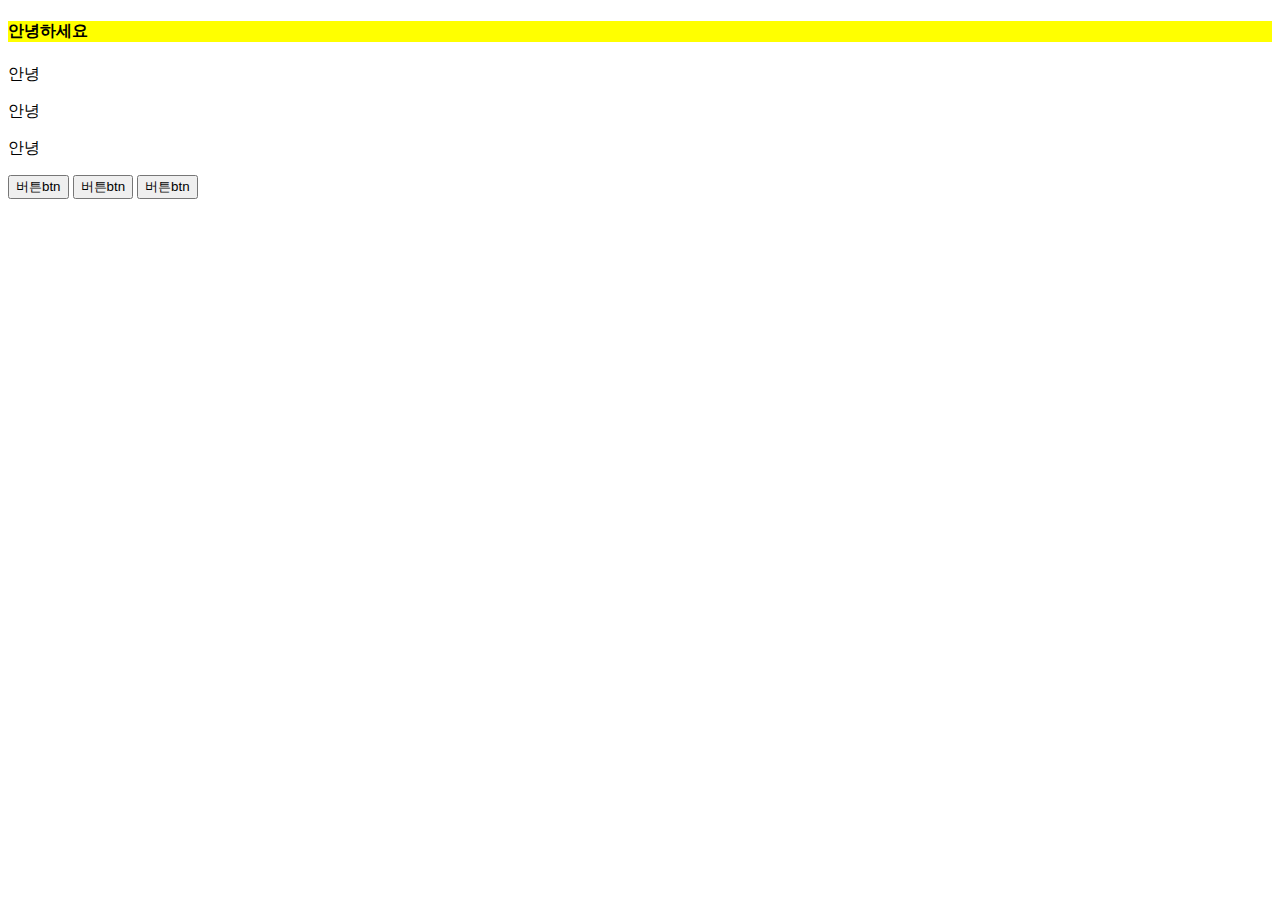
<file: index.html>
<!DOCTYPE html>
<html>
    <head>
        <meta charset="UTF-8">
        <title>Document</title>
        <link rel="stylesheet" href="main.css">
    </head>
    <body>
        <h4 id='test'>안녕하세요</h4>
        <p class='greeting'>안녕하세요</p>
        <p class='greeting'>안녕하세요</p>
        <p class='greeting'>안녕하세요</p>

        <button class='btn'>버튼btn</button>
        <button class='btn'>버튼btn</button>
        <button class='btn'>버튼btn</button>

        <script src="https://code.jquery.com/jquery-3.6.0.min.js" 
        integrity="sha256-/xUj+3OJU5yExlq6GSYGSHk7tPXikynS7ogEvDej/m4=" 
        crossorigin="anonymous"></script>
        <script>
            $('#test').attr('class', 'yellow-bg');
            //$('#test').addClass('yellow-bg');
            $('.greeting').text('안녕');
            $('.btn').on('click', function(){});
        </script>
    </body>
</html>
</file>
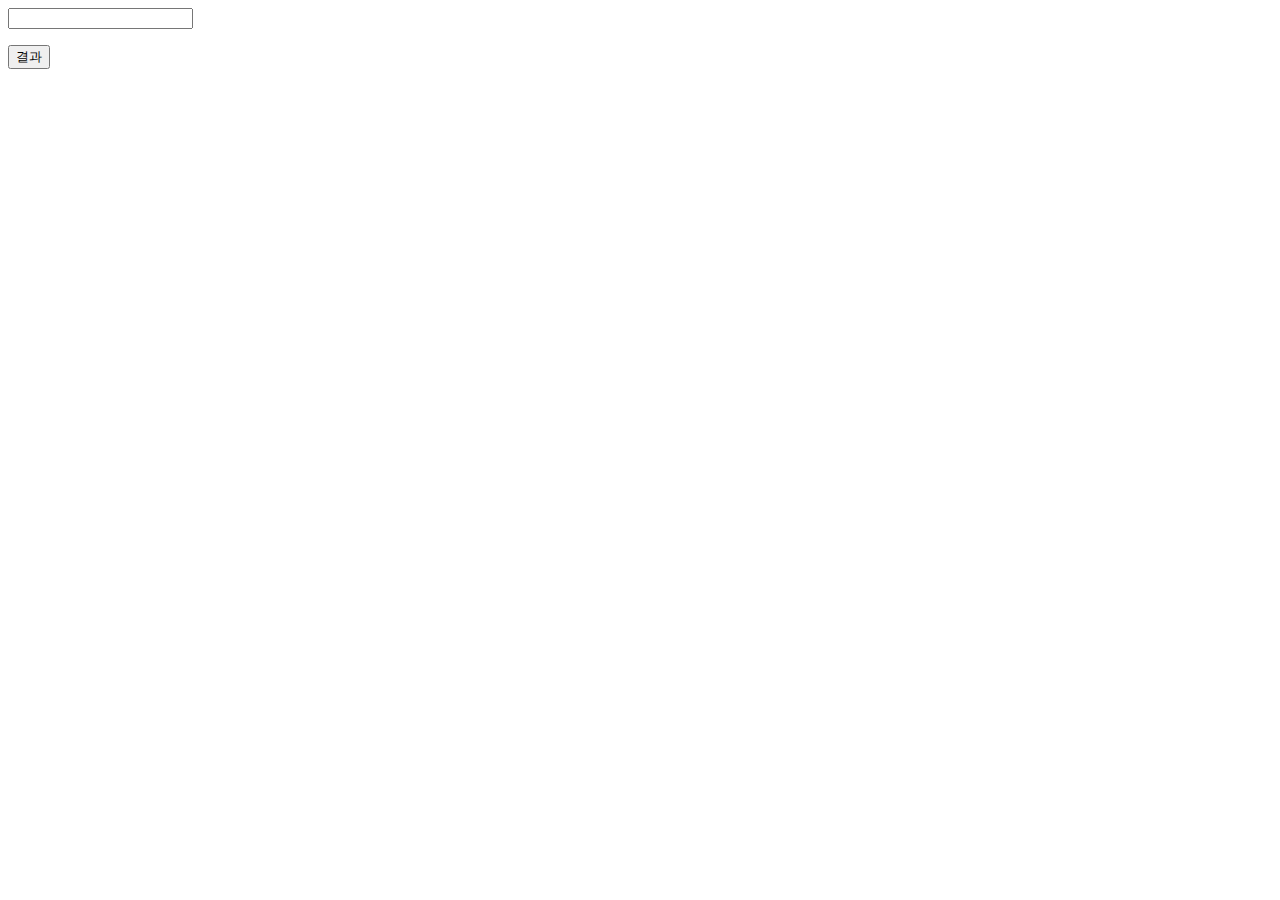
<file: 369.html>
<!DOCTYPE html>
<html lang="ko">
<head>
    <meta charset="UTF-8">
    <meta http-equiv="X-UA-Compatible" content="IE=edge">
    <meta name="viewport" content="width=device-width, initial-scale=1.0">
    <title>Document</title>
</head>
<body>
    <input type="text" id="number">
    <p id='result'></p>
    <button id='btn'>결과</button>
    <script src="https://code.jquery.com/jquery-3.6.0.min.js" 
    integrity="sha256-/xUj+3OJU5yExlq6GSYGSHk7tPXikynS7ogEvDej/m4=" 
    crossorigin="anonymous"></script>
    <script>
        function 삼육구(number) {
            if (number % 9 == 0) {
                console.log('박수X2');
            } else if (number % 3 == 0){
                console.log('박수');
            } else {
                console.log('통과');
            }
        }
    </script>
</body>
</html>
</file>
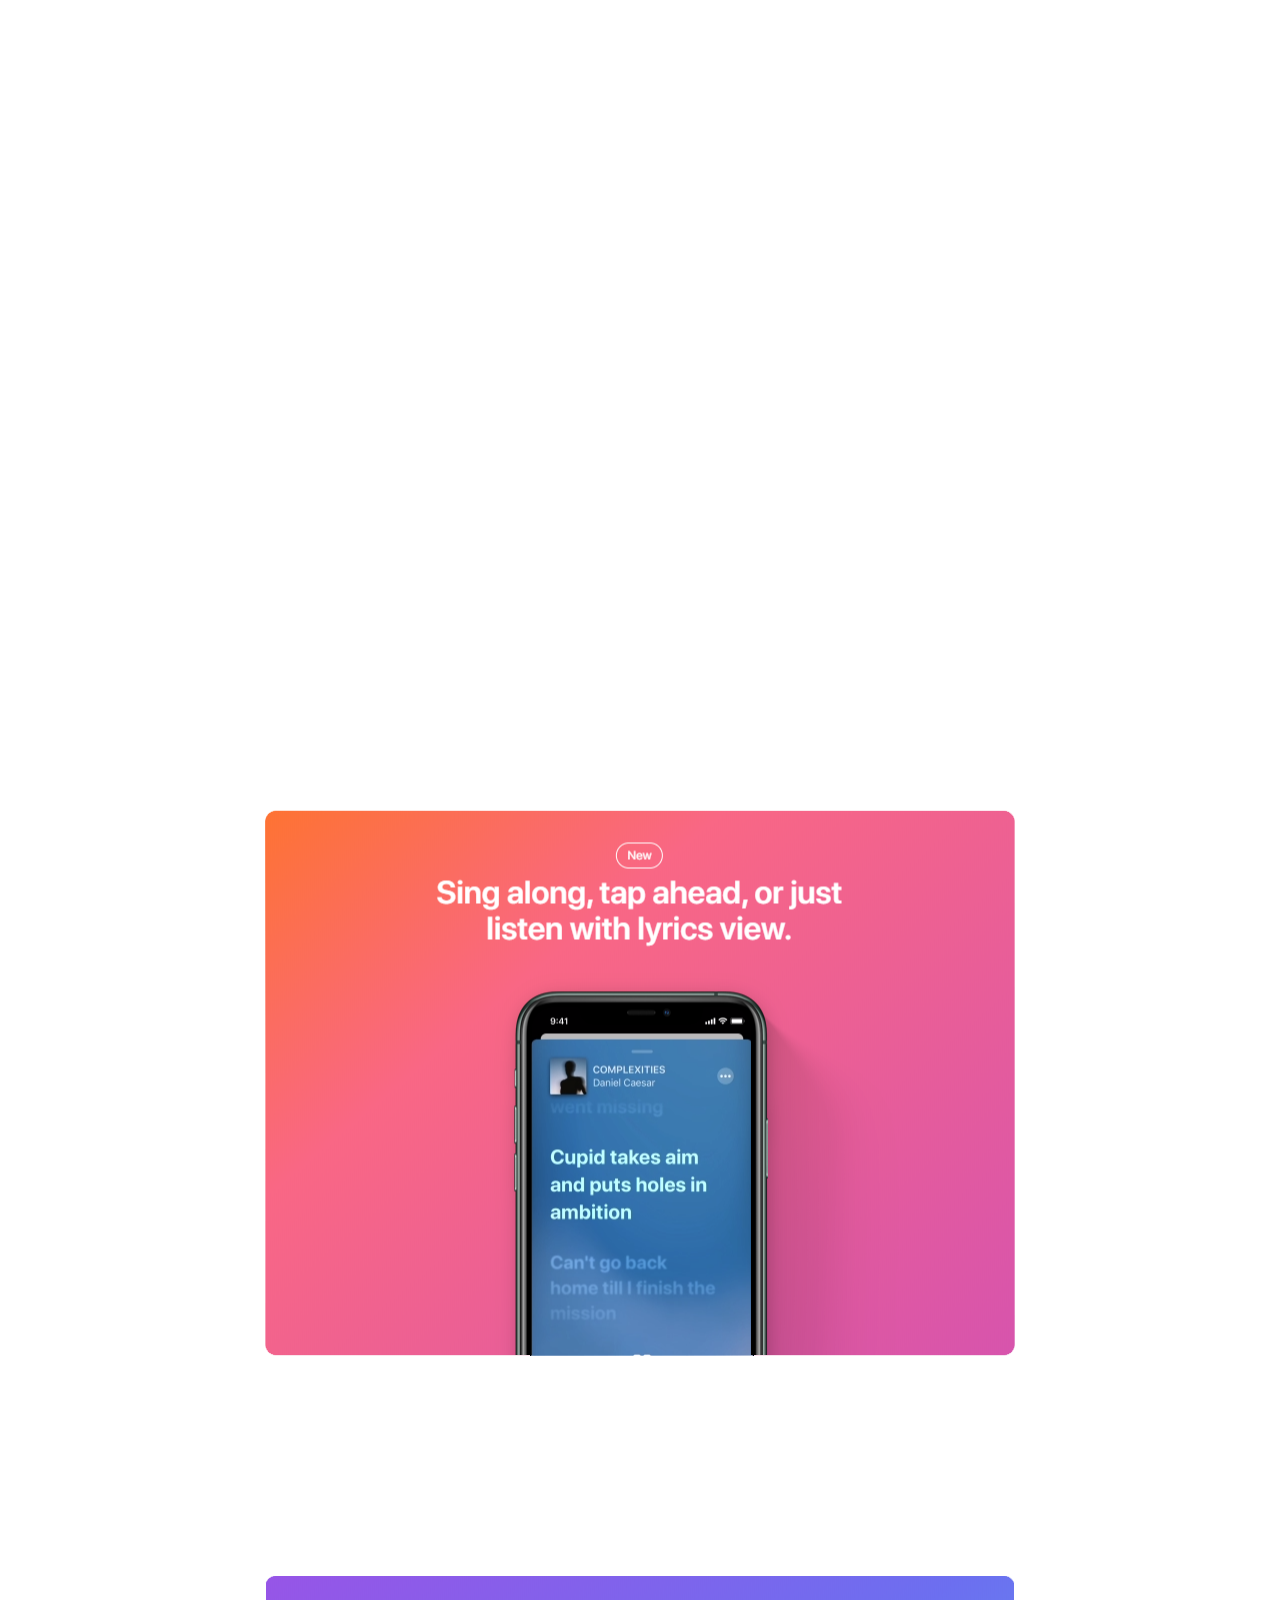
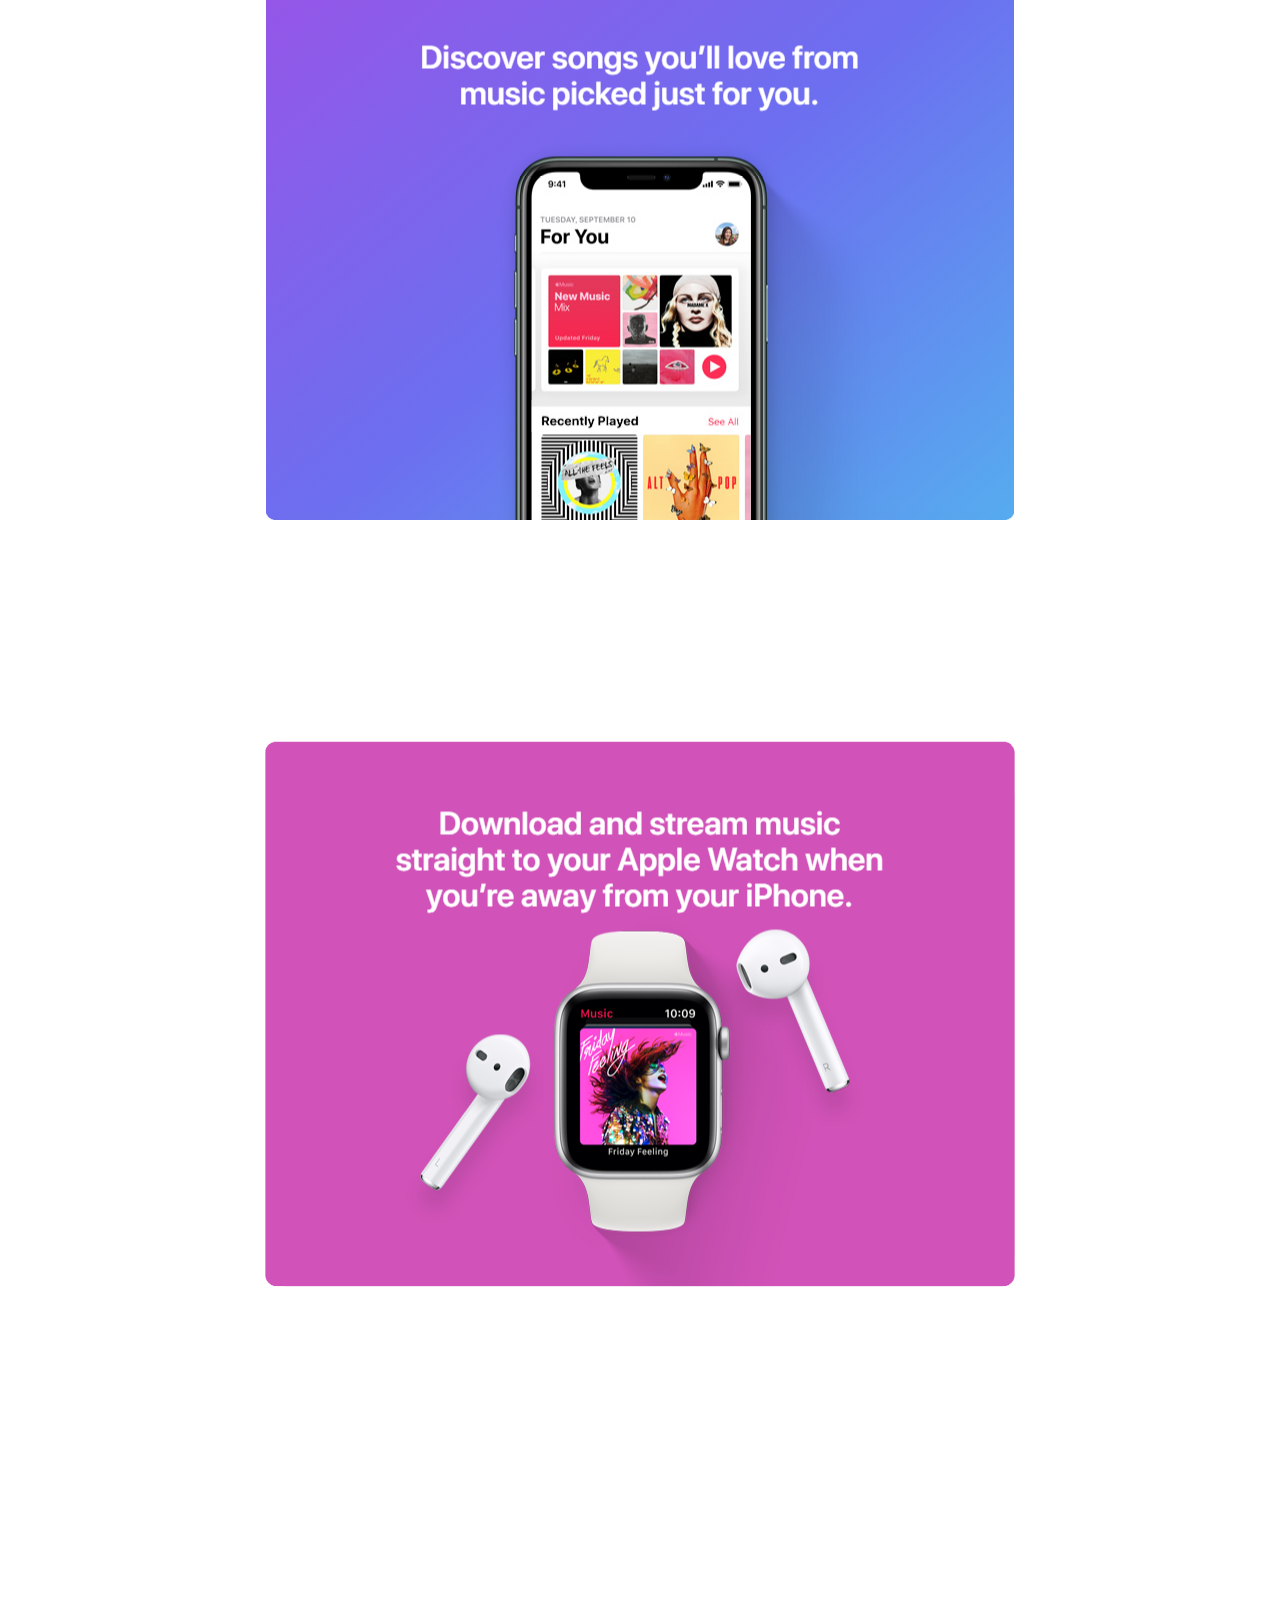
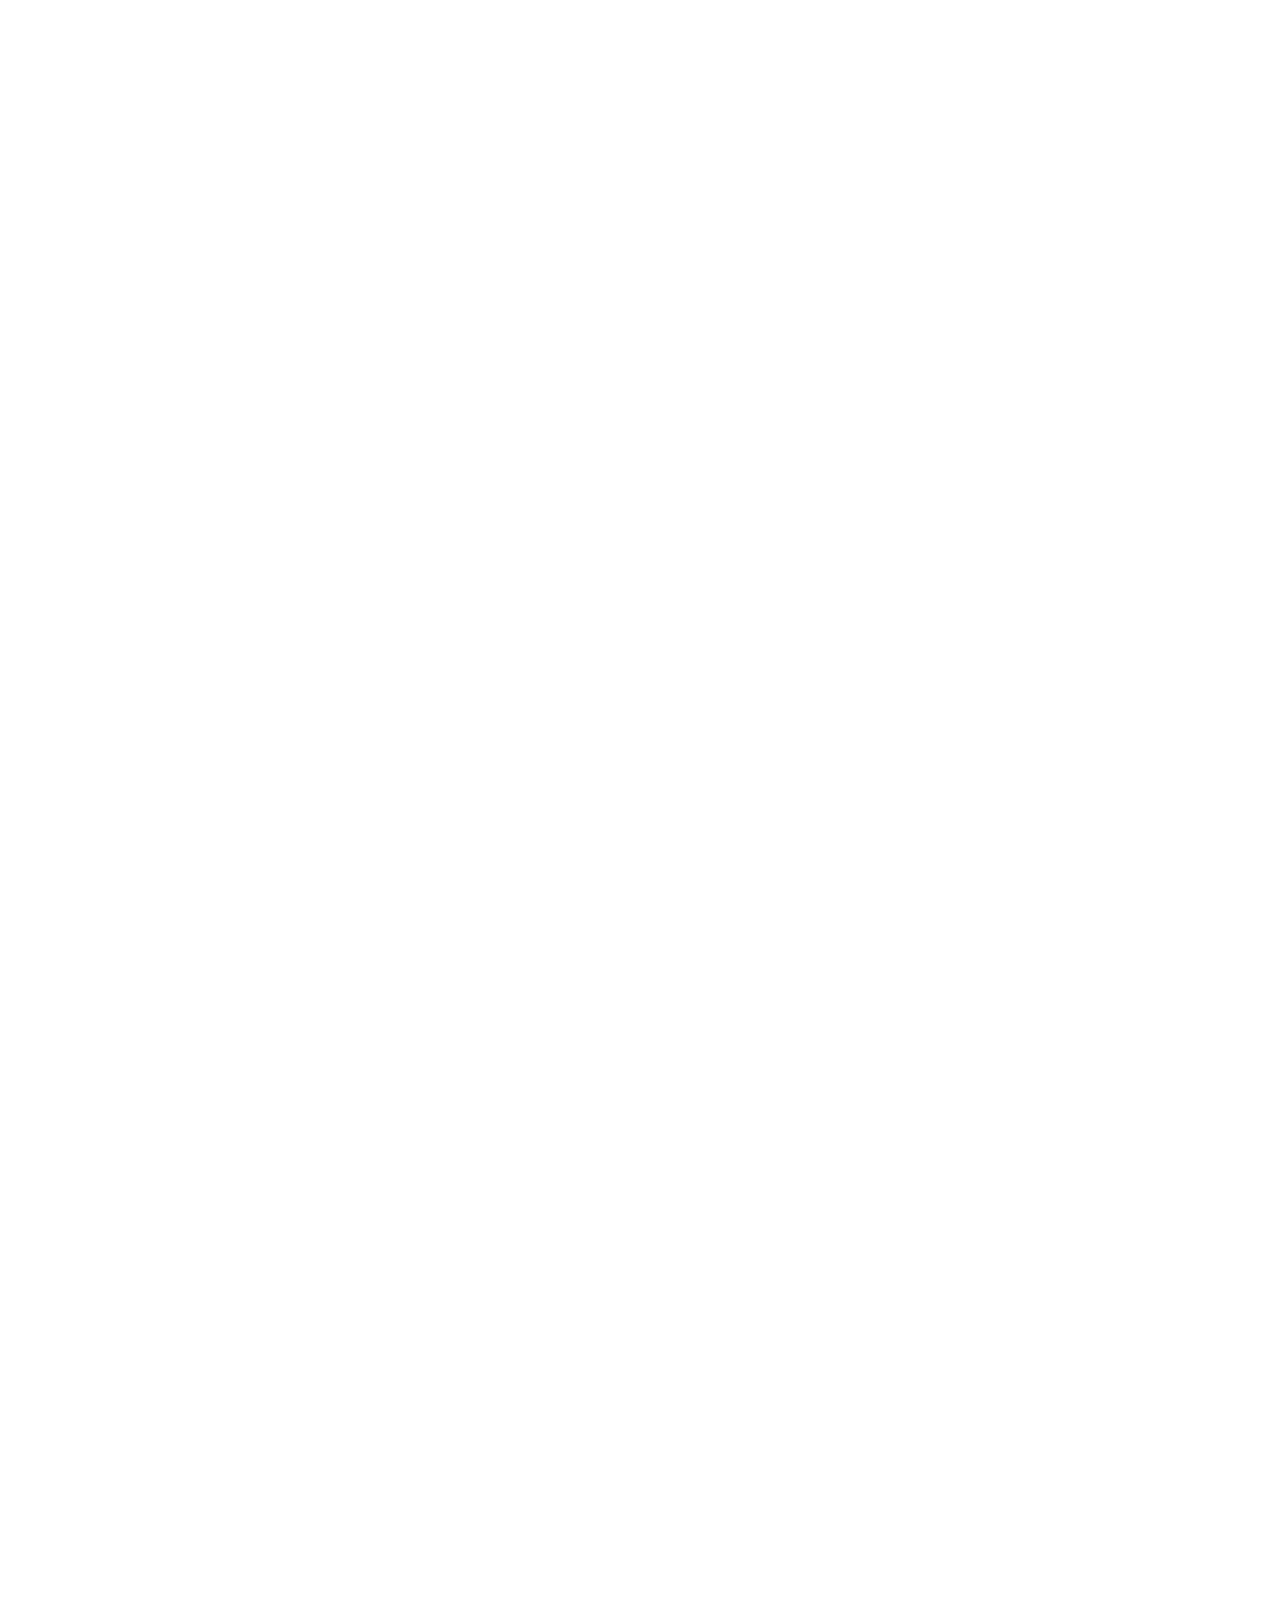
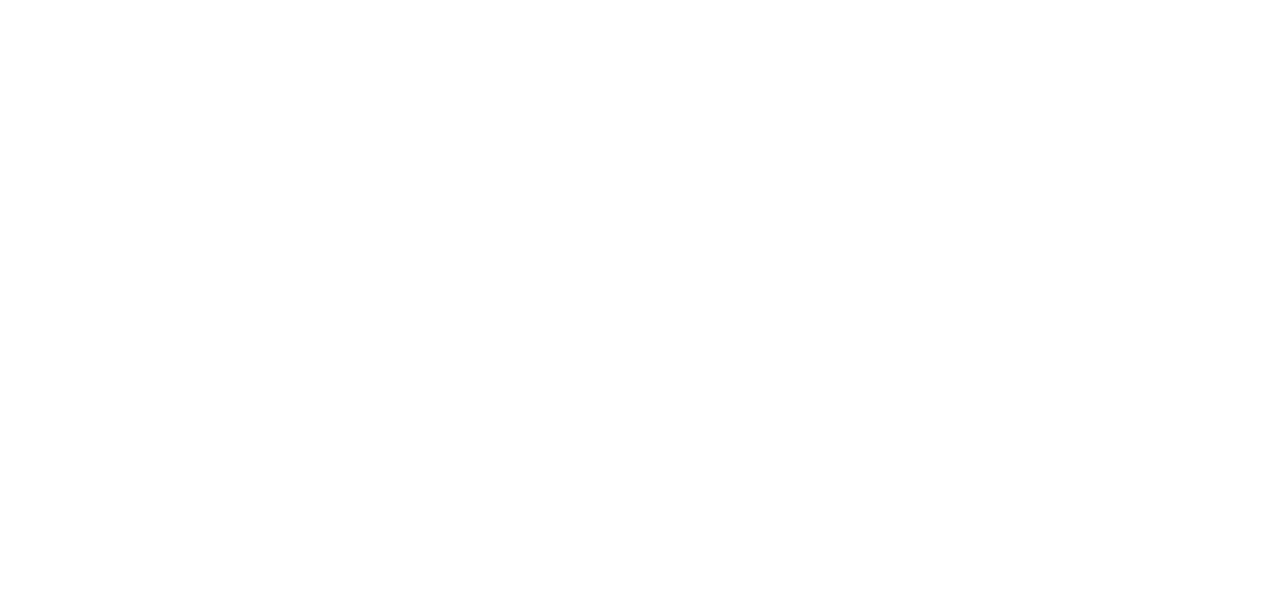
<file: card.html>
<!doctype html>
<html lang="ko">
<head>
    <!-- Required meta tags -->
    <meta charset="utf-8">
    <meta name="viewport" content="width=device-width, initial-scale=1, shrink-to-fit=no">

    <!-- Bootstrap CSS -->
    <link rel="stylesheet" href="https://cdn.jsdelivr.net/npm/bootstrap@4.6.1/dist/css/bootstrap.min.css" integrity="sha384-zCbKRCUGaJDkqS1kPbPd7TveP5iyJE0EjAuZQTgFLD2ylzuqKfdKlfG/eSrtxUkn" crossorigin="anonymous">
    <link rel="stylesheet" href="card.css">
    <script src="https://code.jquery.com/jquery-3.6.0.min.js" integrity="sha256-/xUj+3OJU5yExlq6GSYGSHk7tPXikynS7ogEvDej/m4=" crossorigin="anonymous"></script>
    <title>Hello, world!</title>
</head>
<body>
    <div class="card-background">
        <div class="card-box">
            <img src="img/card1.png" alt="">
        </div>
        <div class="card-box">
            <img src="img/card2.png" alt="">
        </div>
        <div class="card-box">
            <img src="img/card3.png" alt="">
        </div>
    </div>

<script src="https://cdn.jsdelivr.net/npm/bootstrap@4.6.1/dist/js/bootstrap.bundle.min.js" integrity="sha384-fQybjgWLrvvRgtW6bFlB7jaZrFsaBXjsOMm/tB9LTS58ONXgqbR9W8oWht/amnpF" crossorigin="anonymous"></script>
<script>

  function changePicture(picnum) {
    let height = $(window).scrollTop() - picnum * 500;
    console.log(height);
    // 650 ~ 1150 scrollbar down
    // change opacity 1 -> 0
    let opa = (-1/500) * height + (115/50);
    $('.card-box').eq(picnum).css('opacity', opa);
    if (height > 650 && height < 1150) {
      let wid = -0.0002 * height + 1.13;
      $('.card-box').eq(picnum).css('transform', `scale(${wid})`);
    }
  }
    $(window).on('scroll', function () {
      for (let i = 0; i < $('.card-box').length; i++){
        changePicture(i);
      }
    })
</script>
</body>
</html>
</file>
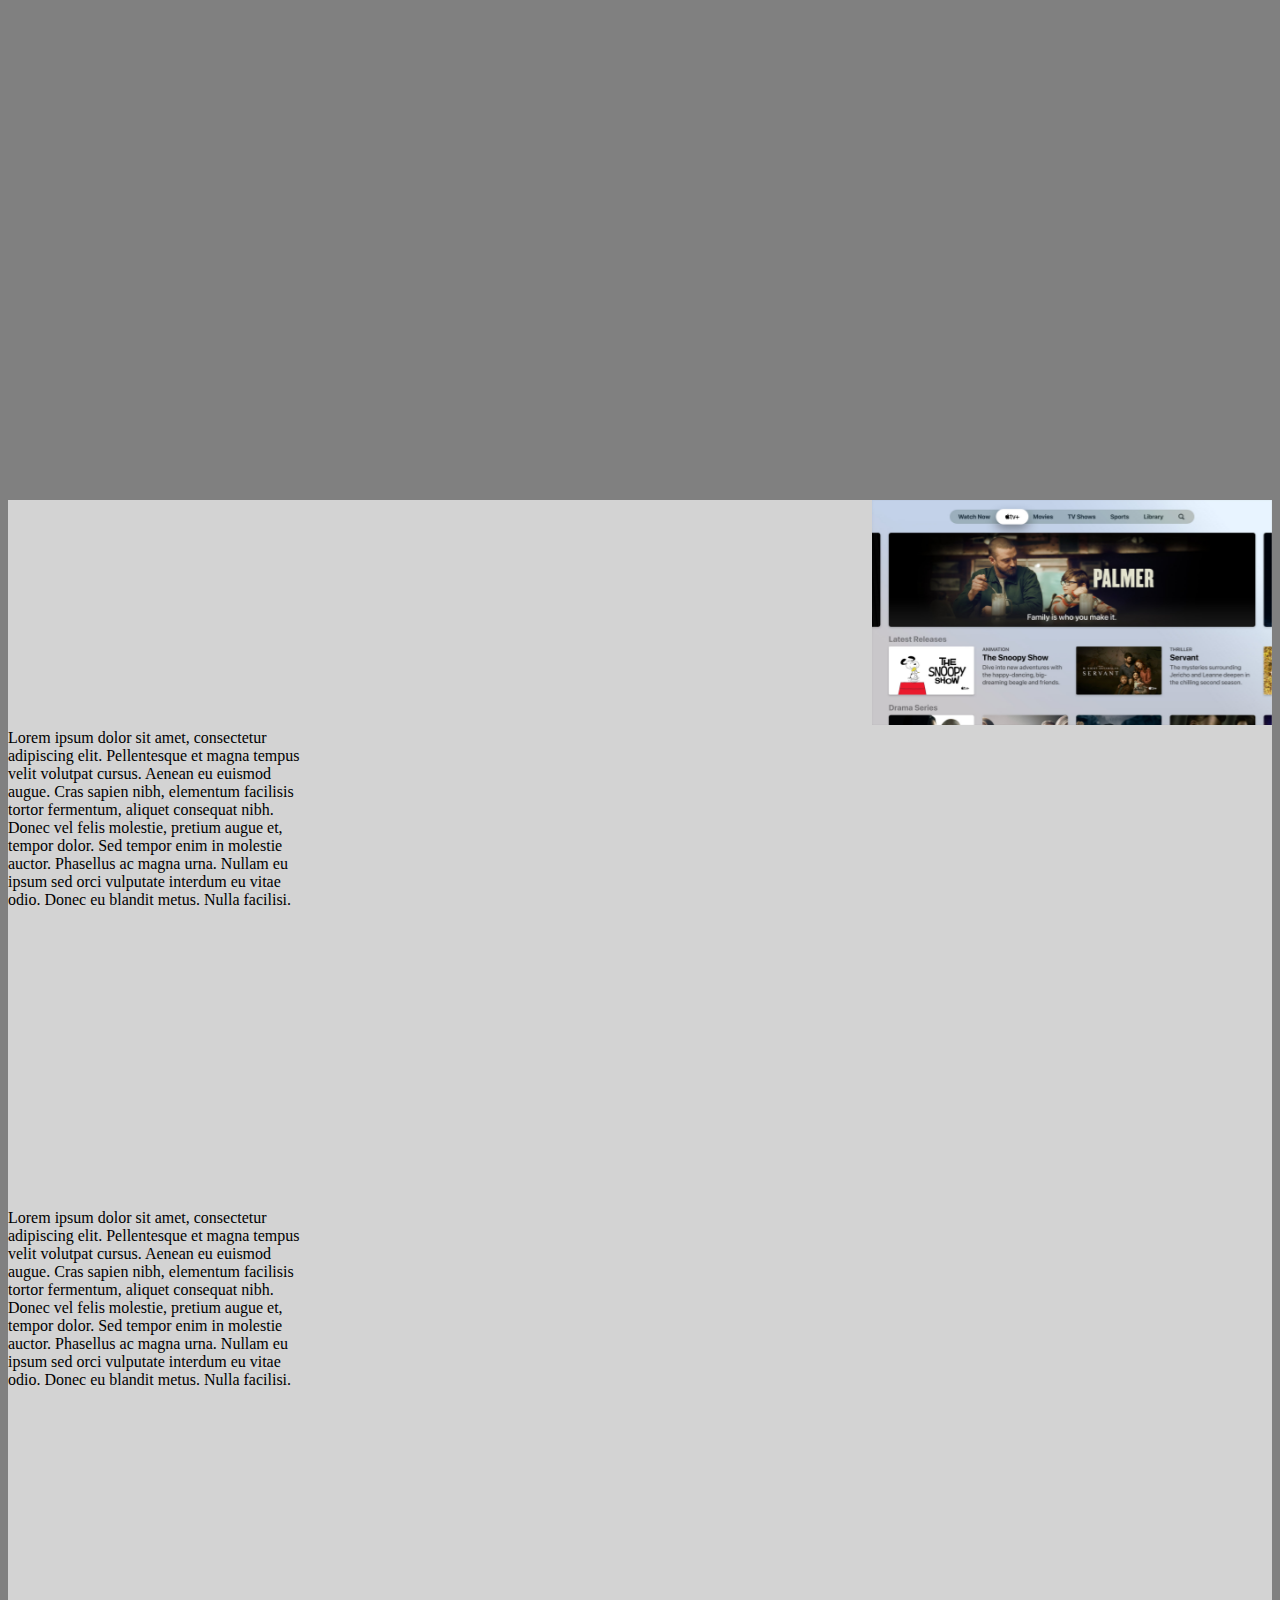
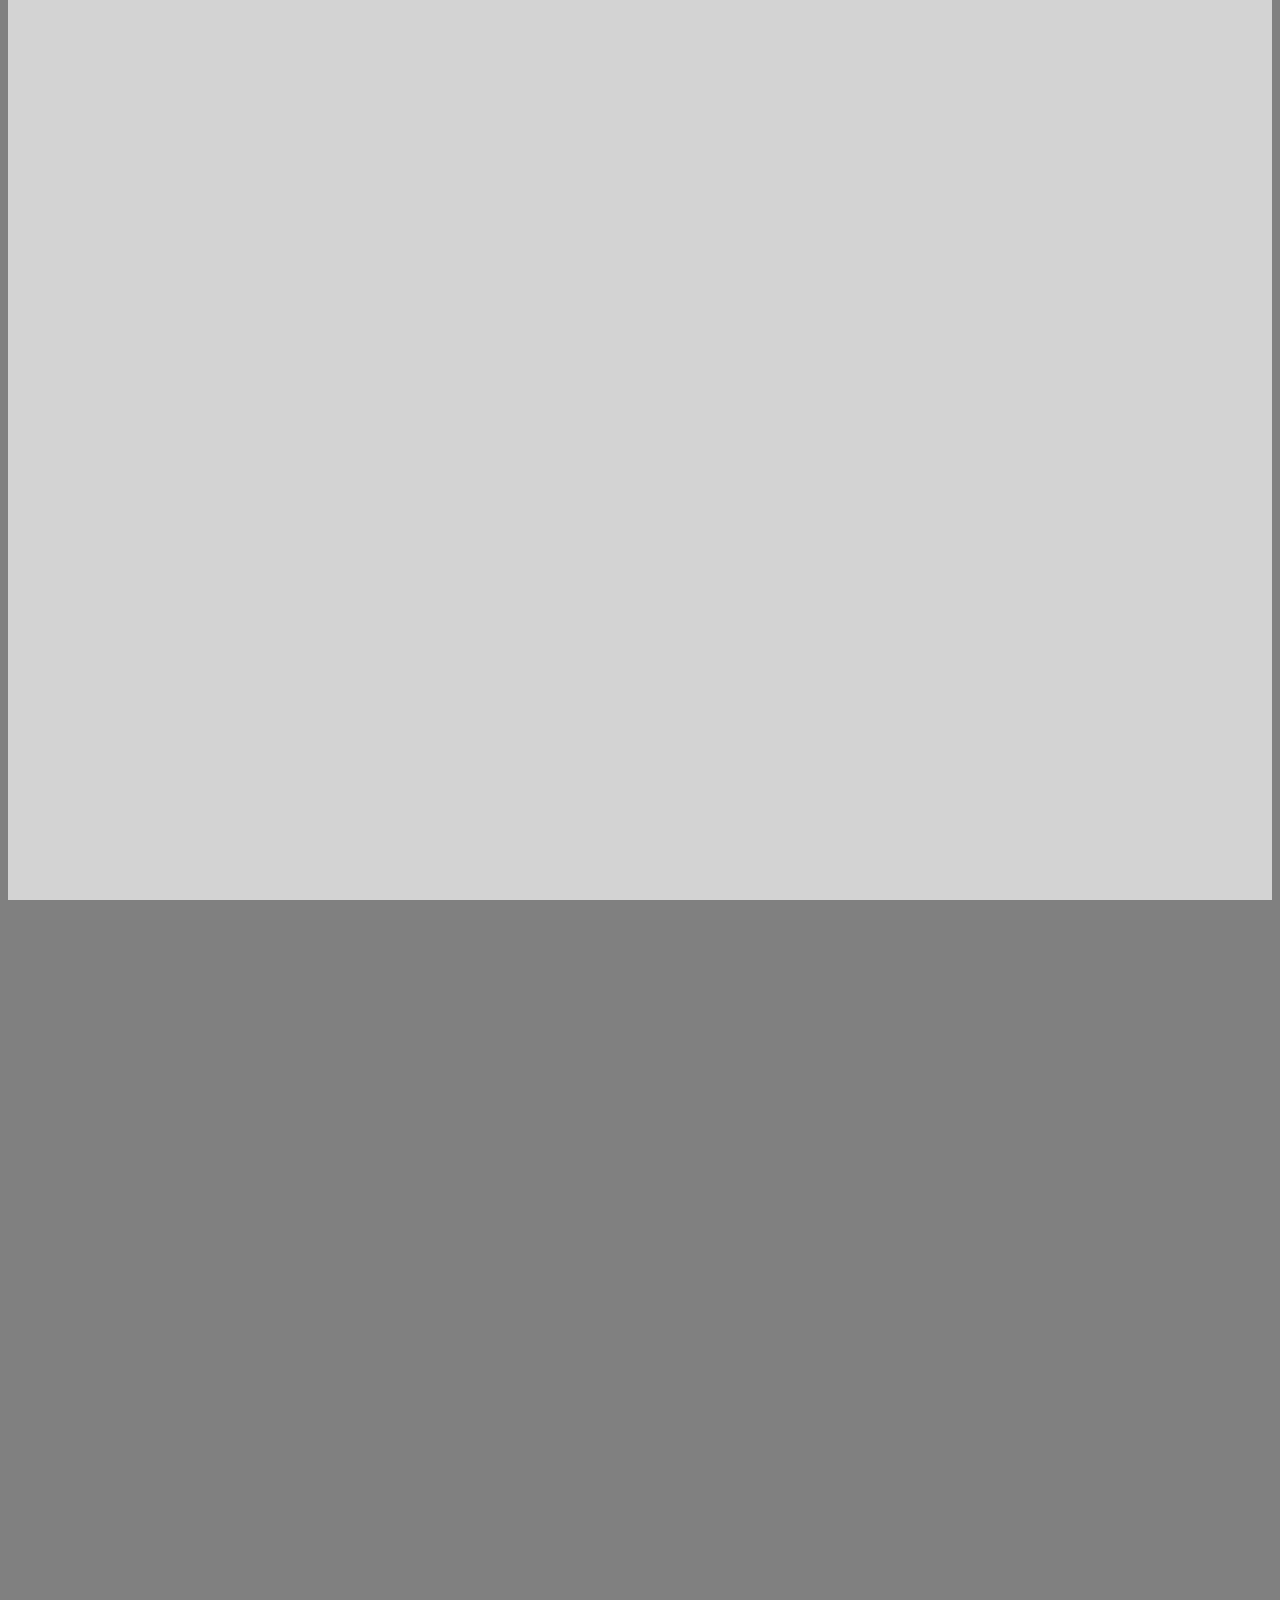
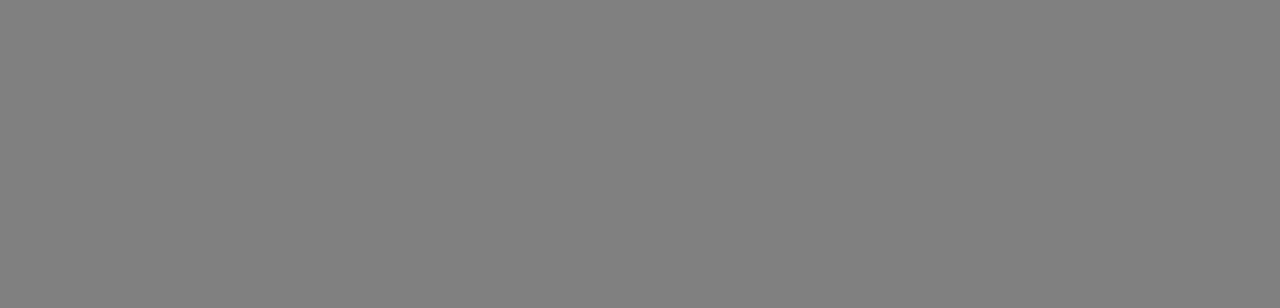
<file: grid.html>
<!DOCTYPE html>
<html lang="ko">
<head>
    <meta charset="UTF-8">
    <meta name="viewport" content="width=device-width, initial-scale=1.0">
    <title>Document</title>
    <link rel="stylesheet" href="main.css">
</head>
<body style="background: gray; height: 3000px">
    <div class="gray">
        <div class="image">
            <img src="img/appletv.jpeg" width="100%">
        </div>
        <div style="clear: both"></div>
        <div class="text">
            Lorem ipsum dolor sit amet, consectetur adipiscing elit. Pellentesque et magna tempus velit volutpat cursus. Aenean eu euismod augue. Cras sapien nibh, elementum facilisis tortor fermentum, aliquet consequat nibh. Donec vel felis molestie, pretium augue et, tempor dolor. Sed tempor enim in molestie auctor. Phasellus ac magna urna. Nullam eu ipsum sed orci vulputate interdum eu vitae odio. Donec eu blandit metus. Nulla facilisi.
        </div>
        <div style="clear: both"></div>
        <div class="text" style="margin-top: 300px;">
            Lorem ipsum dolor sit amet, consectetur adipiscing elit. Pellentesque et magna tempus velit volutpat cursus. Aenean eu euismod augue. Cras sapien nibh, elementum facilisis tortor fermentum, aliquet consequat nibh. Donec vel felis molestie, pretium augue et, tempor dolor. Sed tempor enim in molestie auctor. Phasellus ac magna urna. Nullam eu ipsum sed orci vulputate interdum eu vitae odio. Donec eu blandit metus. Nulla facilisi.
        </div>
    </div>
</body>
</html>
</file>
<file: main.css>
.alert-box {
    background: rgb(132, 132, 194);
    color: rgb(70, 54, 65);
    padding: 20px;
    border-radius: 5px;
    display: none;
}

.yellow-bg {
    background: yellow;
}
.main-background {
    background-image: url(person.jpg);
    background-size: cover;
    color: white;
    border-radius: 0px;
}

.black-background {
    background: rgba(0,0,0,0.5);
    position: fixed;
    z-index: 5;
    width: 100%;
    height: 100%;
    display: block;
    transition: all 1s;
}

.slide-down {
    transform: translateY(0px);
}

.slide-up {
    transform: translateY(-1500px);
}

.white-background {
    background: white;
    width: 80%;
    margin: 100px auto;
    padding: 20px;
    border-radius: 10px;
}

.nav-menu {
    display: flex;
    justify-content: space-between;
    padding: 15px;
    align-items: center;
    position: fixed;
    z-index: 5;
    width: 100%;
    transition: all 0.5s;
}

.nav-menu h4 {
    transition: all 0.5s;
}

.nav-white {
    background-color: rgba(125, 125, 125, 0.5);
    color: white;
    font-size: larger;
}

.nav-black {
    background: white;
    color: black;
    font-size: small;
}

.large-logo {
    font-size: 30px;
}

.small-logo {
    font-size: 20px;
}

.nav-sub {
    display: none;
}

#email-alert {
    display: none;
}

#pw-alert {
    display: none;
}

.left-menu {
    width: 150px;
    height: 100%;
    background: black;
    color: white;
    position: fixed;
    margin-left: -150px;
}

.slide-box {
    width: 100vw;
    float: left;
}

.slide-container {
    width: 300vw;
}

.transforming {
    transition: transform 0.5s;
}

.photo-1 {
    transform: translateX(0vw);
}

.photo-2 {
    transform: translateX(-100vw);
}

.photo-3 {
    transform: translateX(-200vw);
}

.slide-box img {
    width: 100%;
}

#next {
    position: absolute;
    top: 45%;
    right: 0;
}

#before {
    position: absolute;
    top: 45%;
    left: 0;
}

ul.list {
    list-style-type: none;
    margin: 0;
    padding: 0;
    border-bottom: 1px solid #ccc;
}

ul.list::after {
    content: '';
    display: block;
    clear: both;
}

.tab-button {
    display: block;
    padding: 10px 20px 10px 20px;
    float: left;
    margin-right: -1px;
    margin-bottom: -1px;
    color: grey;
    text-decoration: none;
    cursor: pointer;
}

.active {
    border-top: 2px solid orange;
    border-right: 1px solid #ccc;
    border-bottom: 1px solid white;
    border-left: 1px solid #ccc;
    color: black;
    margin-top: -2px;
}

.tab-content {
    display: none;
    padding: 10px;
}

.show {
    display: block;
}

.gray {
    background: lightgray;
    height: 2000px;
    margin-top: 500px;
}

.image {
    float: right;
    width: 400px;
    position: sticky;
    top: 100px;
}

.text {
    float: left;
    width: 300px;
}
</file>
<file: card.css>
.card-background {
    height: 3000px;
    margin-top: 800px;
    margin-bottom: 1600px;
}

.card-box img{
    display: block;
    margin: auto;
    max-width: 80%;
}

.card-box {
    position: sticky;
    top: 400px;
    margin-top: 200px;
}
</file>
